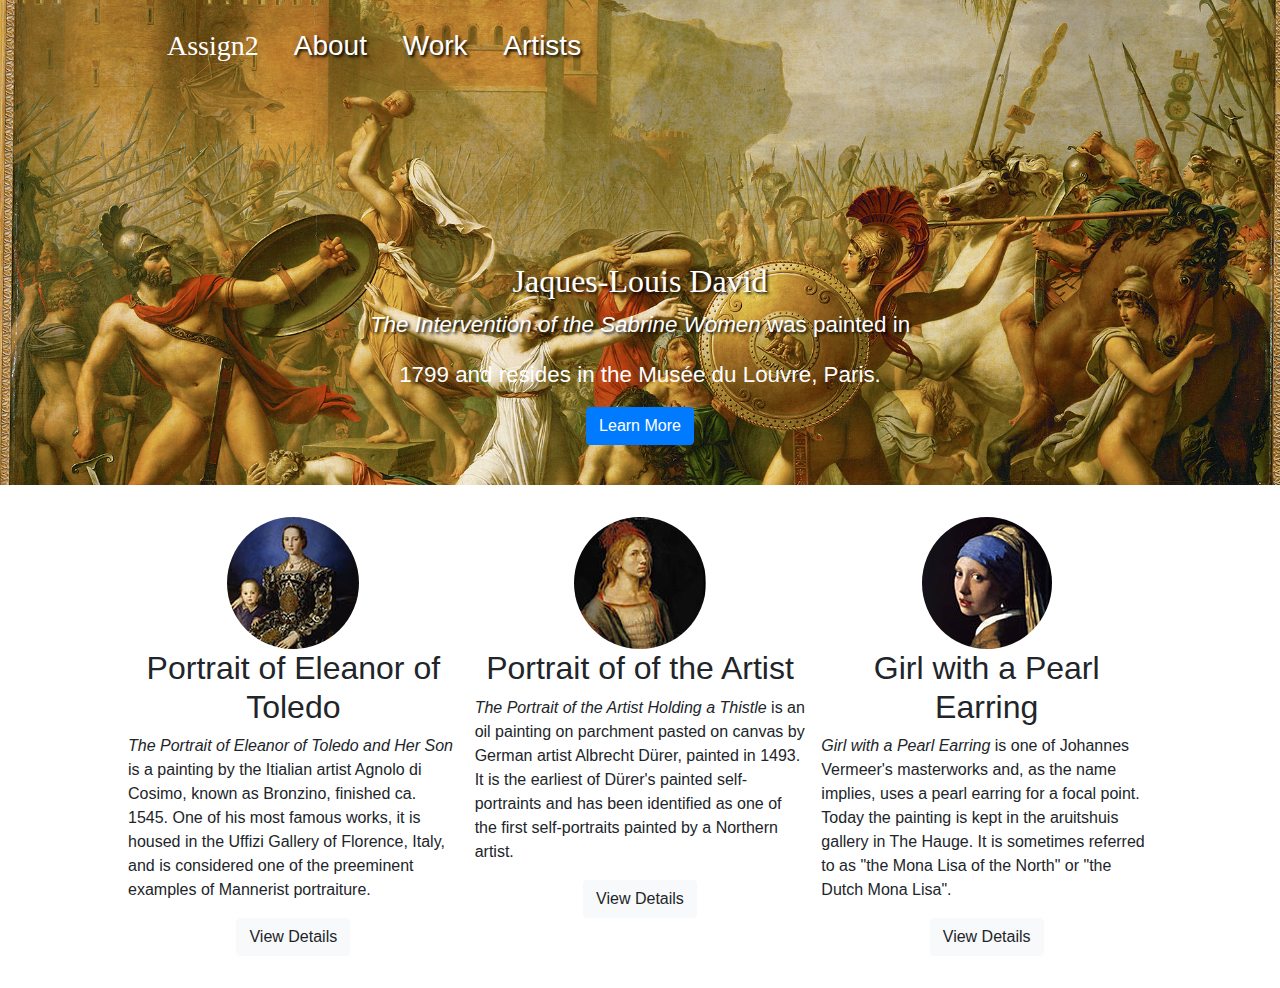
<file: start/index.html>
<!DOCTYPE html>
<html>

<head>
    <title>Art Sales</title>
    <link rel="stylesheet" href="styles.css">
    <link rel="stylesheet" href="bootstrap-4.1.3-dist/css/bootstrap.min.css">
</head>

<body>

    <div id="home-container">
        <div class="r1">
            <div class="r1-inner">
                <nav class="home-main-nav">
                    <ul>
                        <li class="cursive">
                            <a href="#">Assign2</a>
                        </li>
                        <li class="drop-shadow">
                            <a href="about/about.html">About</a>
                        </li>
                        <li class="drop-shadow">
                            <a href="art-works/art-works.html">Work</a>
                        </li>
                        <li class="drop-shadow">
                            <a href="artists/artists.html">Artists</a>
                        </li>
                    </ul>
                </nav>
                <div class="gallery-description">
                    <h2 class="cursive drop-shadow">Jaques-Louis David</h2>
                    <p class="drop-shadow"><i>The Intervention of the Sabrine Women</i> was painted in</p>
                    <p>1799 and resides in the Musée du Louvre, Paris.</p>
                    <button class="btn btn-primary">Learn More</button>
                </div>
            </div>
        </div>
        <div class="r2">
            <div>
                <img class="circle" src="img/thumbs/120010.jpg" alt="lady">
                <h2>Portrait of Eleanor of Toledo</h2>
                <p class="left-align"><i>The Portrait of Eleanor of Toledo and Her Son</i> is a painting by the Itialian
                    artist Agnolo di Cosimo, known as Bronzino, finished ca. 1545. One of his most famous works, it is
                    housed in the Uffizi Gallery of Florence, Italy, and is considered one of the preeminent examples of
                    Mannerist portraiture.</p>
                <button class="btn btn-light">View Details</button>
            </div>
            <div>
                <img class="circle" src="img/thumbs/116010.jpg" alt="lady">
                <h2>Portrait of of the Artist</h2>
                <p class="left-align"><i>The Portrait of the Artist Holding a Thistle</i> is an oil painting on parchment pasted on canvas by German artist Albrecht Dürer, painted in 1493. It is the earliest of Dürer's painted self-portraints and has been identified as one of the first self-portraits painted by a Northern artist.</p>
                <button class="btn btn-light">View Details</button>
            </div>
            <div>
                <img class="circle" src="img/thumbs/106020.jpg" alt="lady">
                <h2>Girl with a Pearl Earring</h2>
                <p class="left-align"><i>Girl with a Pearl Earring</i> is one of Johannes Vermeer's masterworks and, as the name implies, uses a pearl earring for a focal point. Today the painting is kept in the aruitshuis gallery in The Hauge. It is sometimes referred to as "the Mona Lisa of the North" or "the Dutch Mona Lisa".</p>
                <button class="btn btn-light">View Details</button>
            </div>
        </div>
    </div>
    </div>

    <!-- external scripts -->
    <script type="text/javascript" src="js/jquery-3.4.1.min.js"></script>
    <script type="text/javascript" src="bootstrap-4.1.3-dist/js/bootstrap.min.js"></script>
</body>

</html>
</file>
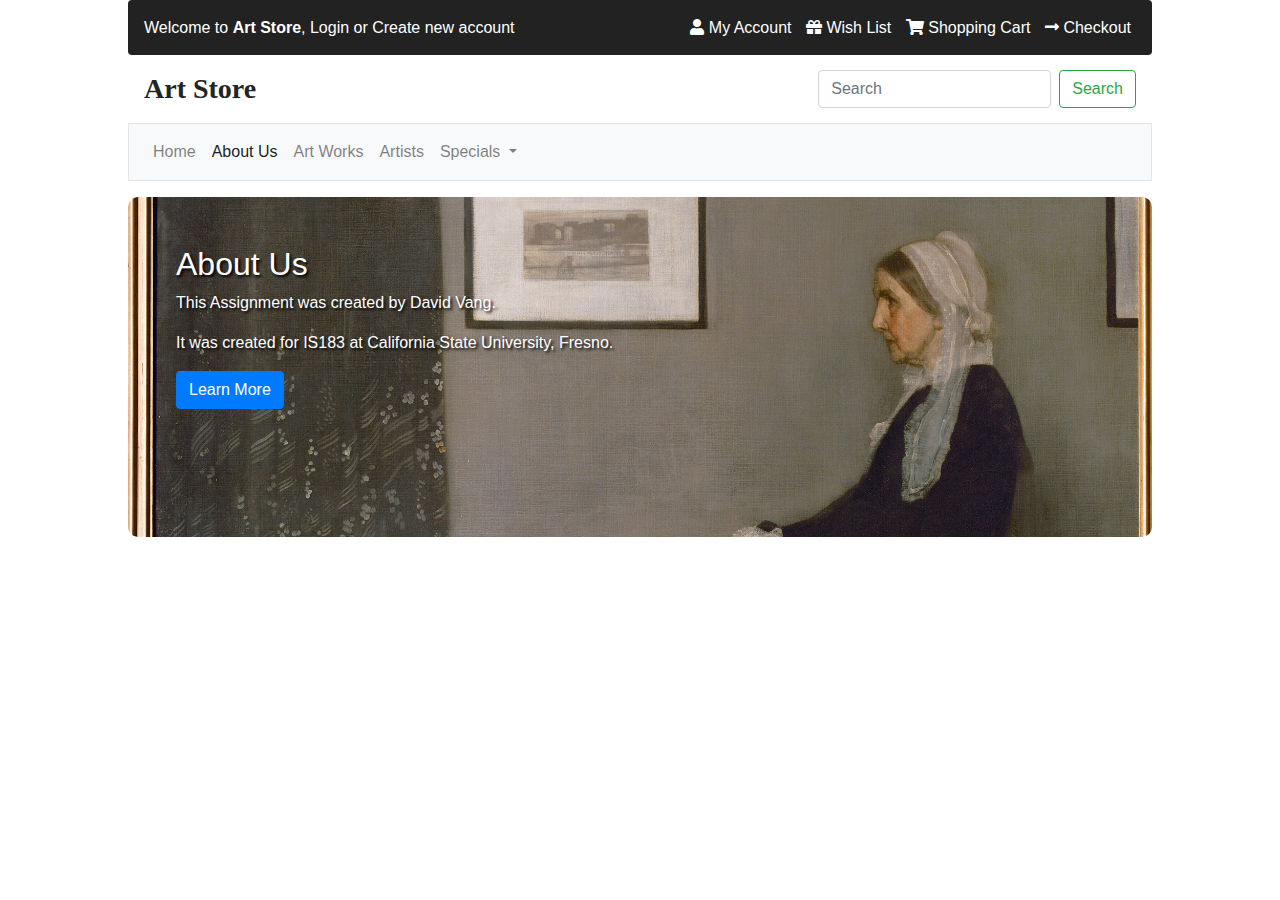
<file: start/about/about.html>
<!DOCTYPE html>
<html>

<head>
    <title>Art Sales - About</title>
    <link rel="stylesheet" href="../bootstrap-4.1.3-dist/css/bootstrap.min.css">
    <link rel="stylesheet" href="../fontawesome-free-5.12.1-web/css/all.min.css">
    <link rel="stylesheet" href="../styles.css">
    <link rel="stylesheet" href="about.css">
</head>

<body>
    <div id="about-container">
        <div id="about-container-inner">
            <!-- <i class="fas fa-camera"></i> -->
            <div class="nav-container">
                <nav class="top-nav">
                    <span class="welcome-txt">Welcome to <b>Art Store</b>, Login or Create new account</span>
                    <ul class="top-nav-item">
                        <li>
                            <a href="#"><i class="fas fa-user"></i> My Account</a>
                        </li>
                        <li>
                            <a href="#">
                                <i class="fas fa-gift"></i> Wish List
                            </a>
                        </li>
                        <li>
                            <a href="#"><i class="fas fa-shopping-cart"></i> Shopping Cart</a>
                        </li>
                        <li>
                            <a href="#"><i class="fas fa-long-arrow-alt-right"></i> Checkout</a>
                        </li>
                    </ul>
                </nav>
                <div class="search-container">
                    <nav class="navbar navbar-light bg-light white">
                        <a class="navbar-brand cursive logo-txt">Art Store</a>
                        <form class="form-inline">
                            <input class="form-control mr-sm-2" type="search" placeholder="Search" aria-label="Search">
                            <button class="btn btn-outline-success my-2 my-sm-0" type="submit">Search</button>
                        </form>
                    </nav>
                </div>
                <nav class="main-nav">
                    <nav class="navbar navbar-expand-lg navbar-light bg-light">
                        <button class="navbar-toggler" type="button" data-toggle="collapse"
                            data-target="#navbarNavDropdown" aria-controls="navbarNavDropdown" aria-expanded="false"
                            aria-label="Toggle navigation">
                            <span class="navbar-toggler-icon"></span>
                        </button>
                        <div class="collapse navbar-collapse" id="navbarNavDropdown">
                            <ul class="navbar-nav">
                                <li class="nav-item">
                                    <a class="nav-link" href="../index.html">Home</a>
                                </li>
                                <li class="nav-item active">
                                    <a class="nav-link" href="about.html">About Us<span class="sr-only">(current)</span></a>
                                </li>
                                <li class="nav-item">
                                    <a class="nav-link" href="../art-works/art-works.html">Art Works</a>
                                </li>
                                <li class="nav-item">
                                    <a class="nav-link" href="../artists/artists.html">Artists</a>
                                </li>
                                <li class="nav-item dropdown">
                                    <a class="nav-link dropdown-toggle" href="#" id="navbarDropdownMenuLink"
                                        role="button" data-toggle="dropdown" aria-haspopup="true" aria-expanded="false">
                                        Specials
                                    </a>
                                    <div class="dropdown-menu" aria-labelledby="navbarDropdownMenuLink">
                                        <a class="dropdown-item" href="#">Specials</a>
                                        <a class="dropdown-item" href="#">Deals</a>
                                        <a class="dropdown-item" href="#">Cheap Deals</a>
                                    </div>
                                </li>
                            </ul>
                        </div>
                    </nav>
                </nav>
            </div>
            <div class="about-content">
                <div class="banner">
                    <h2 class="drop-shadow">About Us</h2>
                    <p class="drop-shadow">This Assignment was created by David Vang.</p class="drop-shadow">
                    <p class="drop-shadow">It was created for IS183 at California State University, Fresno.</p class="drop-shadow">
                    <button class="btn btn-primary">Learn More</button>
                </div>

            </div>
        </div>
    </div>


    <!-- external scripts -->
    <script type="text/javascript" src="../js/jquery-3.4.1.min.js"></script>
    <script type="text/javascript" src="../bootstrap-4.1.3-dist/js/bootstrap.min.js"></script>
</body>

</html>
</file>
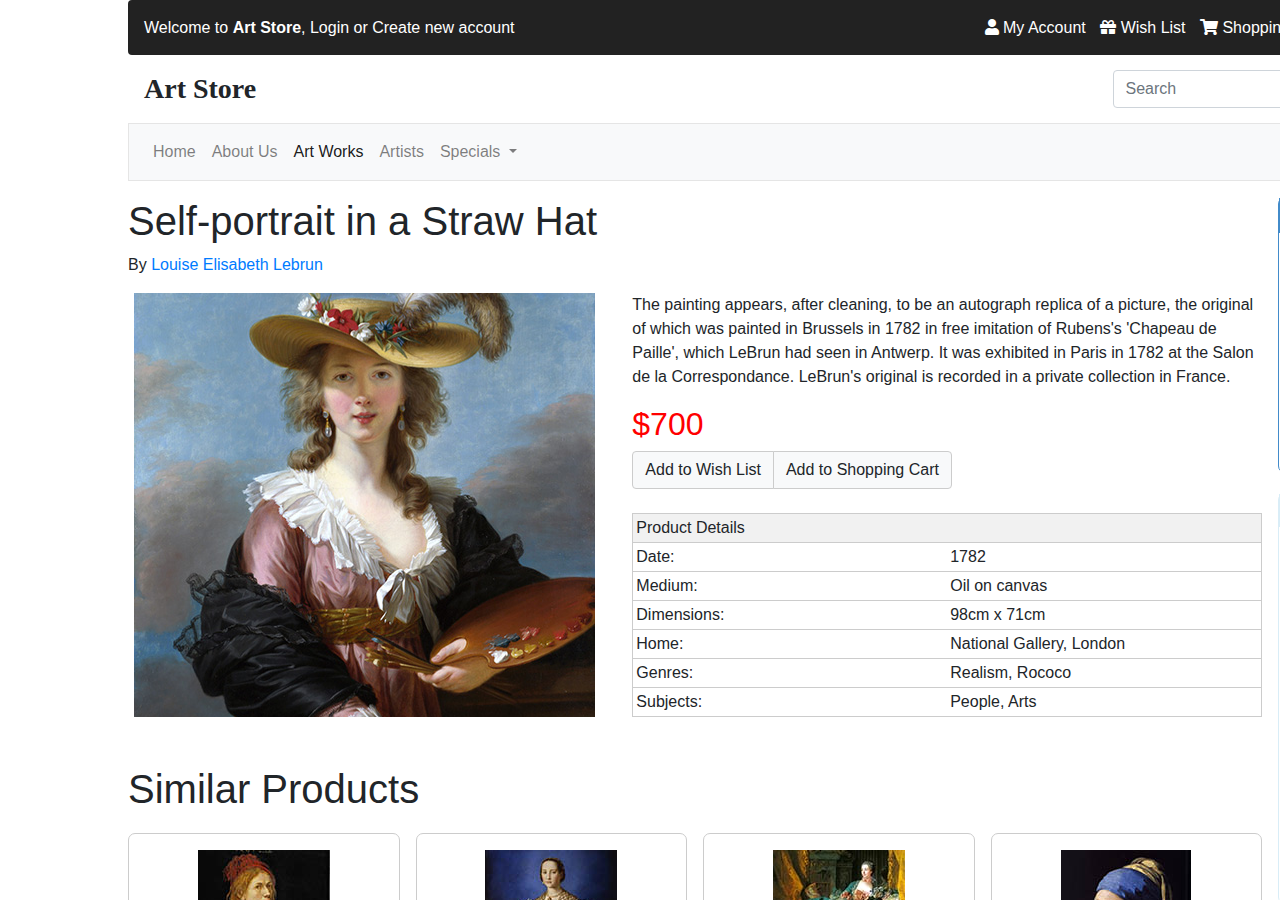
<file: start/art-works/art-works.html>
<!DOCTYPE html>
<html>

<head>
    <title>Art Sales - About</title>
    <link rel="stylesheet" href="../bootstrap-4.1.3-dist/css/bootstrap.min.css">
    <link rel="stylesheet" href="../fontawesome-free-5.12.1-web/css/all.min.css">
    <link rel="stylesheet" href="../styles.css">
    <link rel="stylesheet" href="art-works.css">
</head>

<body>
    <div id="about-container">
        <div id="about-container-inner">
            <!-- <i class="fas fa-camera"></i> -->
            <div class="nav-container">
                <nav class="top-nav">
                    <span class="welcome-txt">Welcome to <b>Art Store</b>, Login or Create new account</span>
                    <ul class="top-nav-item">
                        <li>
                            <a href="#"><i class="fas fa-user"></i> My Account</a>
                        </li>
                        <li>
                            <a href="#">
                                <i class="fas fa-gift"></i> Wish List
                            </a>
                        </li>
                        <li>
                            <a href="#"><i class="fas fa-shopping-cart"></i> Shopping Cart</a>
                        </li>
                        <li>
                            <a href="#"><i class="fas fa-long-arrow-alt-right"></i> Checkout</a>
                        </li>
                    </ul>
                </nav>
                <div class="search-container">
                    <nav class="navbar navbar-light bg-light white">
                        <a class="navbar-brand cursive logo-txt">Art Store</a>
                        <form class="form-inline">
                            <input class="form-control mr-sm-2" type="search" placeholder="Search" aria-label="Search">
                            <button class="btn btn-outline-success my-2 my-sm-0" type="submit">Search</button>
                        </form>
                    </nav>
                </div>
                <nav class="main-nav">
                    <nav class="navbar navbar-expand-lg navbar-light bg-light">
                        <button class="navbar-toggler" type="button" data-toggle="collapse"
                            data-target="#navbarNavDropdown" aria-controls="navbarNavDropdown" aria-expanded="false"
                            aria-label="Toggle navigation">
                            <span class="navbar-toggler-icon"></span>
                        </button>
                        <div class="collapse navbar-collapse" id="navbarNavDropdown">
                            <ul class="navbar-nav">
                                <li class="nav-item">
                                    <a class="nav-link" href="../index.html">Home</a>
                                </li>
                                <li class="nav-item">
                                    <a class="nav-link" href="../about/about.html">About Us<span
                                            class="sr-only">(current)</span></a>
                                </li>
                                <li class="nav-item active">
                                    <a class="nav-link" href="art-works.html">Art Works</a>
                                </li>
                                <li class="nav-item">
                                    <a class="nav-link" href="../artists/artists.html">Artists</a>
                                </li>
                                <li class="nav-item dropdown">
                                    <a class="nav-link dropdown-toggle" href="#" id="navbarDropdownMenuLink"
                                        role="button" data-toggle="dropdown" aria-haspopup="true" aria-expanded="false">
                                        Specials
                                    </a>
                                    <div class="dropdown-menu" aria-labelledby="navbarDropdownMenuLink">
                                        <a class="dropdown-item" href="#">Specials</a>
                                        <a class="dropdown-item" href="#">Deals</a>
                                        <a class="dropdown-item" href="#">Cheap Deals</a>
                                    </div>
                                </li>
                            </ul>
                        </div>
                    </nav>
                </nav>
            </div>
            <div class="art-content">
                <div class="art-c1">
                    <h1>Self-portrait in a Straw Hat
                    </h1>
                    <p>By <a href="#">Louise Elisabeth Lebrun</a></p>
                    <div class="art-c1-content">
                        <div class="left"></div>
                        <div class="right">
                            <p>The painting appears, after cleaning, to be an autograph replica of a picture, the
                                original of which
                                was painted in Brussels in 1782 in free imitation of Rubens's 'Chapeau de Paille', which
                                LeBrun had seen
                                in Antwerp. It was exhibited in Paris in 1782 at the Salon de la Correspondance.
                                LeBrun's original is
                                recorded in a private collection in France.</p>
                            <h2 class="red-text">$700</h2>
                            <div class="btn-group full-width">
                                <button class="btn btn-light btn-bordered">Add to Wish List</button>
                                <button class="btn btn-light btn-bordered">Add to Shopping Cart</button>
                            </div>
                            <br>
                            <br>
                            <table class="product-table">
                                <thead>
                                    <tr>
                                        <td colspan="2">Product Details</td>
                                    </tr>
                                </thead>
                                <tbody>
                                    <tr>
                                        <td>Date:</td>
                                        <td>1782</td>
                                    </tr>
                                    <tr>
                                        <td>Medium:</td>
                                        <td>Oil on canvas</td>
                                    </tr>
                                    <tr>
                                        <td>Dimensions:</td>
                                        <td>98cm x 71cm</td>
                                    </tr>
                                    <tr>
                                        <td>Home:</td>
                                        <td>National Gallery, London</td>
                                    </tr>
                                    <tr>
                                        <td>Genres:</td>
                                        <td>Realism, Rococo</td>
                                    </tr>
                                    <tr>
                                        <td>Subjects:</td>
                                        <td>People, Arts</td>
                                    </tr>
                                </tbody>
                                <tfoot></tfoot>
                            </table>
                        </div>

                    </div>
                    <br><br>
                    <h1>Similar Products</h1>
                    <div class="similar-products">
                        <div class="bordered">
                            <img src="../img/thumbs/116010.jpg" alt="img1">
                            <p class="small-text">Artist Holding a Thistle</p>
                            <div class="btn-group">
                                <button class="btn btn-primary btn-bordered"><i class="fas fa-camera"></i> View</button>
                                <button class="btn btn-success btn-bordered"><i class="fas fa-camera"></i> Wish</button>
                                <button class="btn btn-info btn-bordered"><i class="fas fa-camera"></i> Cart</button>
                            </div>
                        </div>
                        <div class="bordered">
                            <img src="../img/thumbs/120010.jpg" alt="img1">
                            <p class="small-text">Artist Holding a Thistle</p>
                            <div class="btn-group">
                                <button class="btn btn-primary btn-bordered"><i class="fas fa-camera"></i> View</button>
                                <button class="btn btn-success btn-bordered"><i class="fas fa-camera"></i> Wish</button>
                                <button class="btn btn-info btn-bordered"><i class="fas fa-camera"></i> Cart</button>
                            </div>
                        </div>
                        <div class="bordered">
                            <img src="../img/thumbs/107010.jpg" alt="img1">
                            <p class="small-text">Artist Holding a Thistle</p>
                            <div class="btn-group">
                                <button class="btn btn-primary btn-bordered"><i class="fas fa-camera"></i> View</button>
                                <button class="btn btn-success btn-bordered"><i class="fas fa-camera"></i> Wish</button>
                                <button class="btn btn-info btn-bordered"><i class="fas fa-camera"></i> Cart</button>
                            </div>
                        </div>
                        <div class="bordered">
                            <img src="../img/thumbs/106020.jpg" alt="img1">
                            <p class="small-text">Artist Holding a Thistle</p>
                            <div class="btn-group">
                                <button class="btn btn-primary btn-bordered"><i class="fas fa-camera"></i> View</button>
                                <button class="btn btn-success btn-bordered"><i class="fas fa-camera"></i> Wish</button>
                                <button class="btn btn-info btn-bordered"><i class="fas fa-camera"></i> Cart</button>
                            </div>
                        </div>
                    </div>

                </div>
                <div class="art-c2">
                    <div class="left-sidebar-block light-blue">
                        <h3 class="block-header light-blue">Cart</h3>
                        <ul class="sidebar-list">
                            <li>
                                <img class="pull-left" src="../img/tiny/116010.jpg" alt="sm1">
                                <a class="tiny-txt align-text-left" href="#">Artist Holding a Thistle</a>
                            </li>
                            <li>
                                <img class="pull-left" src="../img/tiny/113010.jpg" alt="sm1">
                                <a class="tiny-txt align-text-left" href="#">Self-portrait in a Straw Hat</a>
                            </li>
                        </ul>
                        <div class="btn-below">
                            <p>Subtotal: $1200</p>
                            <div class="btn-group full-width">
                                <button class="btn btn-info">Edit</button>
                                <button class="btn btn-info">Checkout</button>
                            </div>
                        </div>
                    </div>

                    <div class="left-sidebar-block accent-blue">
                        <h3 class="block-header-accent accent-background">Popular Artists</h3>
                        <ul class="sidebar-list">
                            <li><a href="#">Caravaggio</a></li>
                            <li><a href="#">Cezanne</a></li>
                            <li><a href="#">Matisse</a></li>
                            <li><a href="#">Michelangelo</a></li>
                            <li><a href="#">Picasso</a></li>
                            <li><a href="#">Raphael</a></li>
                            <li><a href="#">Van Gogh</a></li>
                        </ul>
                    </div>
                    <div class="left-sidebar-block accent-blue">
                        <h3 class="block-header-accent accent-background">Popular Genres</h3>
                        <ul class="sidebar-list">
                            <li><a href="#">Baroque</a></li>
                            <li><a href="#">Cubism</a></li>
                            <li><a href="#">Impressionism</a></li>
                            <li><a href="#">Renaissance</a></li>
                        </ul>
                    </div>

                </div>
            </div>
            <div class="top-footer">
                <div class="footer-inner">
                    <div>
                        <h3 class="medium-txt"><i class="fas fa-info-circle"></i> About Us</h3>
                        <p>Lorem Ipsum is simply dummy text of the printing and typesetting industry. Lorem Ipsum has
                            been
                            the industry's standard dummy text ever since the 1500s.</p>
                    </div>
                    <div>
                        <h3 class="medium-txt"><i class="fas fa-phone-alt"></i> Customer Service</h3>
                        <ul class="footer-list">
                            <li><a class="footer-link" href="#">Delivery Information</a></li>
                            <li><a class="footer-link" href="#">Privacy Policy</a></li>
                            <li><a class="footer-link" href="#">Shipping</a></li>
                            <li><a class="footer-link" href="#">Terms and Conditions</a></li>
                        </ul>
                    </div>
                    <div>
                        <h3 class="medium-txt"><i class="fas fa-shopping-cart"></i> Just Ordered</h3>
                        <ul class="footer-list">
                            <li>
                                <img src="../img/tiny/13030.jpg" alt="img1"></img>
                                <div>
                                    <a href="#">Arrangement in Grey and Black</a><br>
                                    <span>5 minutes ago</span>
                                </div>
                            </li>
                            <li><img src="../img/tiny/116010.jpg" alt="img1"></img>
                                <div>
                                    <a href="#">Artist Holding a Thistle</a><br>
                                    <span>11 minutes ago</span>
                                </div>
                            </li>
                            <li><img src="../img/tiny/13030.jpg" alt="img1"></img>
                                <div>
                                    <a href="#">Self-portrait in a Straw Hat</a><br>
                                    <span>23 minutes ago</span>
                                </div>
                            </li>
                        </ul>
                    </div>
                    <div>
                        <h3 class="medium-txt"><i class="fas fa-envelope"></i> Contact Us</h3>
                        <div class="form-group">
                            <input class="form-control form-control-lg" type="text" placeholder="Enter name ...">
                        </div>
                        <div class="form-group">
                            <input class="form-control form-control-lg" type="text" placeholder="Enter email ...">
                        </div>
                        <div class="form-group">
                            <textarea class="form-control is-invalid" id="validationTextarea"
                                placeholder="Enter message" required></textarea>
                        </div>

                        <button class="btn btn-primary full-width">Submit</button>
                    </div>
                </div>

            </div>
            <footer class="bottom-footer">

            </footer>
        </div>


        <!-- external scripts -->
        <script type="text/javascript" src="../js/jquery-3.4.1.min.js"></script>
        <script type="text/javascript" src="../bootstrap-4.1.3-dist/js/bootstrap.min.js"></script>
</body>

</html>
</file>
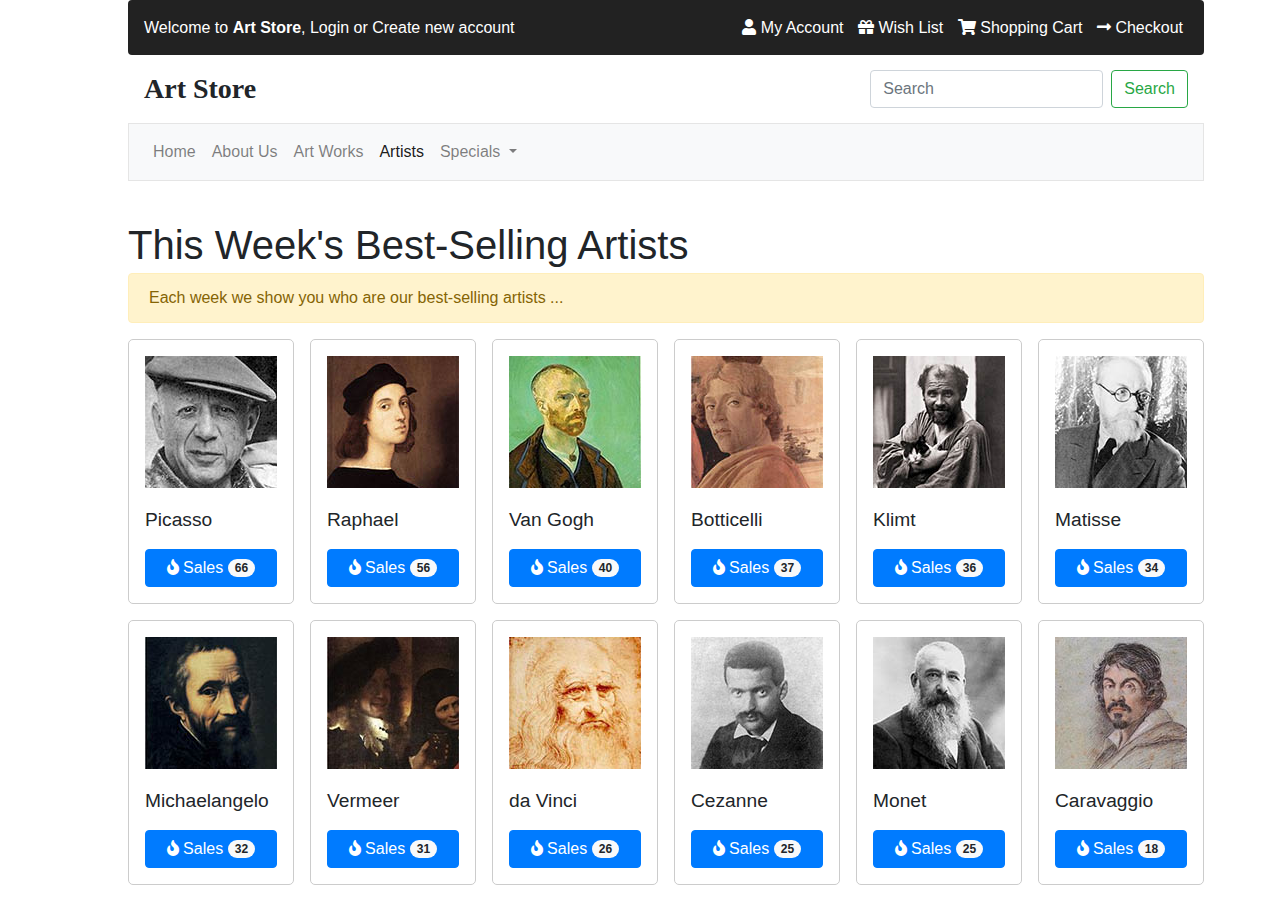
<file: start/artists/artists.html>
<!DOCTYPE html>
<html>

<head>
    <title>Art Sales - Artists</title>
    <link rel="stylesheet" href="../bootstrap-4.1.3-dist/css/bootstrap.min.css">
    <link rel="stylesheet" href="../fontawesome-free-5.12.1-web/css/all.min.css">
    <link rel="stylesheet" href="../styles.css">
    <link rel="stylesheet" href="artists.css">
</head>

<body>
    <div id="about-container">
        <div id="about-container-inner">
            <!-- <i class="fas fa-camera"></i> -->
            <div class="nav-container">
                <nav class="top-nav">
                    <span class="welcome-txt">Welcome to <b>Art Store</b>, Login or Create new account</span>
                    <ul class="top-nav-item">
                        <li>
                            <a href="#"><i class="fas fa-user"></i> My Account</a>
                        </li>
                        <li>
                            <a href="#">
                                <i class="fas fa-gift"></i> Wish List
                            </a>
                        </li>
                        <li>
                            <a href="#"><i class="fas fa-shopping-cart"></i> Shopping Cart</a>
                        </li>
                        <li>
                            <a href="#"><i class="fas fa-long-arrow-alt-right"></i> Checkout</a>
                        </li>
                    </ul>
                </nav>
                <div class="search-container">
                    <nav class="navbar navbar-light bg-light white">
                        <a class="navbar-brand cursive logo-txt">Art Store</a>
                        <form class="form-inline">
                            <input class="form-control mr-sm-2" type="search" placeholder="Search" aria-label="Search">
                            <button class="btn btn-outline-success my-2 my-sm-0" type="submit">Search</button>
                        </form>
                    </nav>
                </div>
                <nav class="main-nav">
                    <nav class="navbar navbar-expand-lg navbar-light bg-light">
                        <button class="navbar-toggler" type="button" data-toggle="collapse"
                            data-target="#navbarNavDropdown" aria-controls="navbarNavDropdown" aria-expanded="false"
                            aria-label="Toggle navigation">
                            <span class="navbar-toggler-icon"></span>
                        </button>
                        <div class="collapse navbar-collapse" id="navbarNavDropdown">
                            <ul class="navbar-nav">
                                <li class="nav-item">
                                    <a class="nav-link" href="../index.html">Home</a>
                                </li>
                                <li class="nav-item">
                                    <a class="nav-link" href="../about/about.html">About Us</a>
                                </li>
                                <li class="nav-item">
                                    <a class="nav-link" href="../art-works.html">Art Works</a>
                                </li>
                                <li class="nav-item active">
                                    <a class="nav-link" href="artists/artists.html">Artists<span
                                            class="sr-only">(current)</span></a>
                                </li>
                                <li class="nav-item dropdown">
                                    <a class="nav-link dropdown-toggle" href="#" id="navbarDropdownMenuLink"
                                        role="button" data-toggle="dropdown" aria-haspopup="true" aria-expanded="false">
                                        Specials
                                    </a>
                                    <div class="dropdown-menu" aria-labelledby="navbarDropdownMenuLink">
                                        <a class="dropdown-item" href="#">Specials</a>
                                        <a class="dropdown-item" href="#">Deals</a>
                                        <a class="dropdown-item" href="#">Cheap Deals</a>
                                    </div>
                                </li>
                            </ul>
                        </div>
                    </nav>
                </nav>
            </div>
            <div class="art-content">
                <div class="art-c1">
                    <h1 class="mt-4 mb-1">This Week's Best-Selling Artists
                    </h1>
                    <div class="alert alert-warning">
                        <span>Each week we show you who are our best-selling artists ...</span>
                    </div>
                    <div class="art-container-grid">
                        <div class="artist-card">
                            <img src="../img/artists/1.jpg" alt="artist1">
                            <h2 class="small">Picasso</h2>
                            <button class="btn btn-primary full-width">
                                <i class="fas fa-fire"></i> Sales <span
                                    class="badge badge-pill badge-light">66</span></button>
                        </div>
                        <div class="artist-card">
                            <img src="../img/artists/99.jpg" alt="artist2">
                            <h2 class="small">Raphael</h2>
                            <button class="btn btn-primary full-width">
                                <i class="fas fa-fire"></i> Sales <span
                                    class="badge badge-pill badge-light">56</span></button>
                        </div>
                        <div class="artist-card">
                            <img src="../img/artists/19.jpg" alt="artist3">
                            <h2 class="small">Van Gogh</h2>
                            <button class="btn btn-primary full-width">
                                <i class="fas fa-fire"></i> Sales <span
                                    class="badge badge-pill badge-light">40</span></button>
                        </div>
                        <div class="artist-card">
                            <img src="../img/artists/95.jpg" alt="artist4">
                            <h2 class="small">Botticelli</h2>
                            <button class="btn btn-primary full-width">
                                <i class="fas fa-fire"></i> Sales <span
                                    class="badge badge-pill badge-light">37</span></button>
                        </div>
                        <div class="artist-card">
                            <img src="../img/artists/29.jpg" alt="artist5">
                            <h2 class="small">Klimt</h2>
                            <button class="btn btn-primary full-width">
                                <i class="fas fa-fire"></i> Sales <span
                                    class="badge badge-pill badge-light">36</span></button>
                        </div>
                        <div class="artist-card">
                            <img src="../img/artists/2.jpg" alt="artist6">
                            <h2 class="small">Matisse</h2>
                            <button class="btn btn-primary full-width">
                                <i class="fas fa-fire"></i> Sales <span
                                    class="badge badge-pill badge-light">34</span></button>
                        </div>
                        <div class="artist-card">
                            <img src="../img/artists/98.jpg" alt="artist7">
                            <h2 class="small">Michaelangelo</h2>
                            <button class="btn btn-primary full-width">
                                <i class="fas fa-fire"></i> Sales <span
                                    class="badge badge-pill badge-light">32</span></button>
                        </div>
                        <div class="artist-card">
                            <img src="../img/artists/106.jpg" alt="artist8">
                            <h2 class="small">Vermeer</h2>
                            <button class="btn btn-primary full-width">
                                <i class="fas fa-fire"></i> Sales <span
                                    class="badge badge-pill badge-light">31</span></button>
                        </div>
                        <div class="artist-card">
                            <img src="../img/artists/97.jpg" alt="artist9">
                            <h2 class="small">da Vinci</h2>
                            <button class="btn btn-primary full-width">
                                <i class="fas fa-fire"></i> Sales <span
                                    class="badge badge-pill badge-light">26</span></button>
                        </div>
                        <div class="artist-card">
                            <img src="../img/artists/21.jpg" alt="artist10">
                            <h2 class="small">Cezanne</h2>
                            <button class="btn btn-primary full-width">
                                <i class="fas fa-fire"></i> Sales <span
                                    class="badge badge-pill badge-light">25</span></button>
                        </div>
                        <div class="artist-card">
                            <img src="../img/artists/17.jpg" alt="artist11">
                            <h2 class="small">Monet</h2>
                            <button class="btn btn-primary full-width">
                                <i class="fas fa-fire"></i> Sales <span
                                    class="badge badge-pill badge-light">25</span></button>
                        </div>
                        <div class="artist-card">
                            <img src="../img/artists/101.jpg" alt="artist12">
                            <h2 class="small">Caravaggio</h2>
                            <button class="btn btn-primary full-width">
                                <i class="fas fa-fire"></i> Sales <span
                                    class="badge badge-pill badge-light">18</span></button>
                        </div>

                    </div>
                    <h1 class="mt-5">Artists by Genre</h1>
                    <div class="progress">
                        <div class="progress-bar" role="progressbar" style="width: 10%" aria-valuenow="10"
                            aria-valuemin="0" aria-valuemax="100">Gothic</div>
                        <div class="progress-bar bg-success" role="progressbar" style="width: 25%" aria-valuenow="25"
                            aria-valuemin="0" aria-valuemax="100">Renaissance</div>
                        <div class="progress-bar bg-warning" role="progressbar" style="width: 15%" aria-valuenow="15"
                            aria-valuemin="0" aria-valuemax="100">Baroque</div>
                        <div class="progress-bar bg-danger" role="progressbar" style="width: 20%" aria-valuenow="20"
                            aria-valuemin="0" aria-valuemax="100">Pre-Modern</div>
                        <div class="progress-bar" role="progressbar" style="width: 30%" aria-valuenow="30"
                            aria-valuemin="0" aria-valuemax="100">Modern</div>
                    </div>
                </div>

            </div>

        </div>


        <!-- external scripts -->
        <script type="text/javascript" src="../js/jquery-3.4.1.min.js"></script>
        <script type="text/javascript" src="../bootstrap-4.1.3-dist/js/bootstrap.min.js"></script>
</body>

</html>
</file>
<file: start/styles.css>
* {
    margin:0px;
    padding:0px;
}

html, body {
    height: 100vh;
    width: 100vw;
}

/* ome page css */

.cursive {
    font-family: 'Cookie', cursive;
}

.circle {
    border-radius: 50%;
}
.drop-shadow {
    text-shadow: 2px 2px 3px #000;
}

#home-container {
    height: 100%;
    display: grid;
    grid-template-rows: 1fr 1fr;
}


.r1 {
    background-color: black;
    background-image: url('img/david.jpg');
    background-repeat: no-repeat;
    object-fit: contain;
    background-size: cover;
    background-position: 50%;
}

.r1-inner, .r2-inner {
    width: 80%;
    height: 100%;
    margin: 0px auto;
}

.home-main-nav {
    padding: 25px;
}
.home-main-nav > ul {
    list-style-type: none;
}

.home-main-nav  ul > li {
    display: inline;
    font-size: 1.75em;

}
.home-main-nav  ul > li > a {
    color: #fff;
    text-decoration: none;
    padding: 15px .5em;


}

.home-main-nav > ul > li:first-child { 
    font-size: 1.75em;
}

.home-main-nav > ul > li:first-child a:hover {
    background-color: transparent;
    color:#428bca;
}
.home-main-nav  ul > li > a:hover {
    background-color: white;
    color: red;
}
.gallery-description {
    text-align: center;
    color: white;
    padding-top: 15%;
    font-size: 1.4em;
    padding-bottom: 40px
}

.r2 {
    display: grid;
    grid-template-columns: 1fr 1fr 1fr;
    justify-items: center;
    width: 80%;
    margin: 0px auto;
    height: 100%;
    padding: 2em 0em;
    grid-column-gap: 1em;
}

.r2 > div {
    text-align: center;
}

.left-align {
    text-align: left;
}

.full-width {
    width: 100%;
  }
/* end homepage css */
</file>
<file: start/about/about.css>
#about-container {
    height: 100%;
    overflow: auto;
  }
  
  #about-container-inner {
    display: grid;
    grid-template-rows: auto 1fr;
    grid-row-gap: 1em;
    width: 80%;
    margin: 0px auto;
  }
  
  .top-nav {
    display: grid;
    grid-template-columns: 1fr auto;
    background-color: #222;
    border-color: #080808;
    height: 55px;
    border-radius: 4px;
    padding: 1em;
  }
  
  .main-nav {
    border: 1px solid #e5e5e5;
  }
  
  .welcome-txt {
    color: #FFF;
  }
  
  .top-nav-item {
    list-style-type: none;
  }
  
  .top-nav-item li {
    display: inline;
  }
  
  .top-nav-item li a {
    color: #FFF;
    padding: 5px;
  }
  
  .logo-txt {
    font-size: 1.75em !important;
    font-weight: bold;
  }
  
  .white {
    background-color: #FFF !important;
  }
  
  .banner {
    height: 340px;
    border-radius: 10px;
    background-image: url('../img/whistler.jpg');
    background-repeat: no-repeat;
    background-size: cover;
    background-position: 50% 14%;
    color: #FFF;
    padding: 3em;
  }
  
  .art-content {
    display: grid;
    grid-template-columns: 3fr 1fr;
    grid-column-gap: 1em;
  }
  
  .art-c1-content {
    display: grid;
    grid-template-columns: 3fr 4fr;
    grid-column-gap: 2em;
  }
  
  .left {
    background-image: url('../img/113010.jpg');
    background-repeat: no-repeat;
    background-position: center;
    max-height: 600px;
  }
  
  .red-text {
    color: red;
  }
  
  .btn-bordered {
    border: 1px solid #CCC;
  }
  
  .product-table {
    width: 100%;
    table-layout: fixed;
    border: 1px solid #CCC;
  }
  
  .product-table thead tr {
    background-color: #f1f1f1;
  }
  
  .product-table td {
    border-bottom: 1px solid #CCC;
    padding: 2px 3px;
  }
  
  .similar-products {
    display: grid;
    grid-template-columns: repeat(4, 1fr);
    justify-items: center;
    /* height: 300px; */
    text-align: center;
    grid-column-gap: 1em;
    margin: 20px 0px;
  }
  
  .small-text {
    font-size: .95em;
  }
  
  .bordered {
    border: 1px solid #CCC;
    border-radius: 7px;
    padding: 1em;
  }
  
  /* sidebar begin */
  
  .left-sidebar-block {
    border-radius: 7px;
    border: 1px solid #428bca;
    min-height: 250px;
    margin-bottom: 20px;
  }
  
  .light-blue {
    border: 1px solid #428bca;
  }
  .accent-blue {
    border: 1px solid #d9edf7;
  }
  .accent-background {
    background-color:  #d9edf7;
  }
  h3.block-header {
    background-color: #428bca;
    color: #FFF;
    padding:7px;
    font-size: 1em;
  }
  h3.block-header-accent {
    background-color: #d9edf7;
    color: #31708f;
    padding:7px;
    font-size: 1em;
  }
  .sidebar-list {
    list-style-type: none;
    text-align: center;
    padding: .5em;
  }
  .sidebar-list > li {
    overflow: auto;
    margin-bottom: 10px;
  }
  .btn-below {
    padding: 10px;
  }
  .sidebar-list > li > img {
    margin-right: 5px;
    width: 33px;
  }
  .pull-left {
    float: left;
  }
  .align-text-left {
    text-align: left;
  }
  .tiny-txt {
    font-size: .7em;
  }
  .sidebar-list > li > a {
    padding: 7px 0px;
    display: block;
    text-decoration: none;
    transition-duration: 0.9s;
  }
  
  .sidebar-list > li > a:hover {
    background-color: #f1f1f1;
  }
  /* sidebar end */
  
  
  /* footer start */
  .top-footer {
    background-color: #E7E7E7;
  }
  
  .footer-inner {
    display: grid;
    grid-template-columns: repeat(4, 1fr);
    grid-column-gap: 1em;
    width: 80%;
    margin: 0px auto;
    height: 350px;
    padding: 10px 0px 0px;
  
  }
  
  .medium-txt {
    font-size: 1.25em;
    margin-bottom: 20px;
  }
  
  .footer-list {
    list-style-type: none;
  }
  .footer-list > li {
    margin-bottom: 15px;
    overflow: auto;
  }
  ul.footer-list>li>img {
    float: left;
    margin-right: 10px;
  }
  
  .footer-link {
    padding: 15px 0px;
    display: block;
  }
  .bottom-footer {
    background-color: #3A3A3A;
    color: #777;
  }
  .footer-bottom-inner {
    display: grid;
    grid-template-columns: 1fr auto;
    width: 80%;
    margin: 0px auto;
  }
  .footer-bottom-inner > span {
    padding: 15px 0px;
    display: block;
  }
  /* footer end */
</file>
<file: start/art-works/art-works.css>
#about-container {
  height: 100%;
  overflow: auto;
}

#about-container-inner {
  display: grid;
  grid-template-rows: auto 1fr;
  grid-row-gap: 1em;
  width: 80%;
  margin: 0px auto;
}

.top-nav {
  display: grid;
  grid-template-columns: 1fr auto;
  background-color: #222;
  border-color: #080808;
  height: 55px;
  border-radius: 4px;
  padding: 1em;
}

.main-nav {
  border: 1px solid #e5e5e5;
}

.welcome-txt {
  color: #FFF;
}

.top-nav-item {
  list-style-type: none;
}

.top-nav-item li {
  display: inline;
}

.top-nav-item li a {
  color: #FFF;
  padding: 5px;
}

.logo-txt {
  font-size: 1.75em !important;
  font-weight: bold;
}

.white {
  background-color: #FFF !important;
}

.banner {
  height: 340px;
  border-radius: 10px;
  background-image: url('../img/whistler.jpg');
  background-repeat: no-repeat;
  background-size: cover;
  background-position: 50% 14%;
  color: #FFF;
  padding: 3em;
}

.art-content {
  display: grid;
  grid-template-columns: 3fr 1fr;
  grid-column-gap: 1em;
}

.art-c1-content {
  display: grid;
  grid-template-columns: 3fr 4fr;
  grid-column-gap: 2em;
}

.left {
  background-image: url('../img/113010.jpg');
  background-repeat: no-repeat;
  background-position: center;
  max-height: 600px;
}

.red-text {
  color: red;
}

.btn-bordered {
  border: 1px solid #CCC;
}

.product-table {
  width: 100%;
  table-layout: fixed;
  border: 1px solid #CCC;
}

.product-table thead tr {
  background-color: #f1f1f1;
}

.product-table td {
  border-bottom: 1px solid #CCC;
  padding: 2px 3px;
}

.similar-products {
  display: grid;
  grid-template-columns: repeat(4, 1fr);
  justify-items: center;
  /* height: 300px; */
  text-align: center;
  grid-column-gap: 1em;
  margin: 20px 0px;
}

.small-text {
  font-size: .95em;
}

.bordered {
  border: 1px solid #CCC;
  border-radius: 7px;
  padding: 1em;
}

/* sidebar begin */

.left-sidebar-block {
  border-radius: 7px;
  border: 1px solid #428bca;
  min-height: 250px;
  margin-bottom: 20px;
}

.light-blue {
  border: 1px solid #428bca;
}
.accent-blue {
  border: 1px solid #d9edf7;
}
.accent-background {
  background-color:  #d9edf7;
}
h3.block-header {
  background-color: #428bca;
  color: #FFF;
  padding:7px;
  font-size: 1em;
}
h3.block-header-accent {
  background-color: #d9edf7;
  color: #31708f;
  padding:7px;
  font-size: 1em;
}
.sidebar-list {
  list-style-type: none;
  text-align: center;
  padding: .5em;
}
.sidebar-list > li {
  overflow: auto;
  margin-bottom: 10px;
}
.btn-below {
  padding: 10px;
}
.sidebar-list > li > img {
  margin-right: 5px;
  width: 33px;
}
.pull-left {
  float: left;
}
.align-text-left {
  text-align: left;
}
.tiny-txt {
  font-size: .7em;
}
.sidebar-list > li > a {
  padding: 7px 0px;
  display: block;
  text-decoration: none;
  transition-duration: 0.9s;
}

.sidebar-list > li > a:hover {
  background-color: #f1f1f1;
}
/* sidebar end */


/* footer start */
.top-footer {
  background-color: #E7E7E7;
}

.footer-inner {
  display: grid;
  grid-template-columns: repeat(4, 1fr);
  grid-column-gap: 1em;
  width: 80%;
  margin: 0px auto;
  height: 350px;
  padding: 10px 0px 0px;

}

.medium-txt {
  font-size: 1.25em;
  margin-bottom: 20px;
}

.footer-list {
  list-style-type: none;
}
.footer-list > li {
  margin-bottom: 15px;
  overflow: auto;
}
ul.footer-list>li>img {
  float: left;
  margin-right: 10px;
}

.footer-link {
  padding: 15px 0px;
  display: block;
}
.bottom-footer {
  background-color: #3A3A3A;
  color: #777;
}
.footer-bottom-inner {
  display: grid;
  grid-template-columns: 1fr auto;
  width: 80%;
  margin: 0px auto;
}
.footer-bottom-inner > span {
  padding: 15px 0px;
  display: block;
}
/* footer end */
</file>
<file: start/artists/artists.css>
#about-container {
    height: 100%;
    overflow: auto;
  }
  
  #about-container-inner {
    display: grid;
    grid-template-rows: auto 1fr;
    grid-row-gap: 1em;
    width: 80%;
    margin: 0px auto;
  }


  .top-nav {
    display: grid;
    grid-template-columns: 1fr auto;
    background-color: #222;
    border-color: #080808;
    height: 55px;
    border-radius: 4px;
    padding: 1em;
  }
  
  .main-nav {
    border: 1px solid #e5e5e5;
  }
  
  .welcome-txt {
    color: #FFF;
  }
  
  .top-nav-item {
    list-style-type: none;
  }
  
  .top-nav-item li {
    display: inline;
  }
  
  .top-nav-item li a {
    color: #FFF;
    padding: 5px;
  }
  
  .logo-txt {
    font-size: 1.75em !important;
    font-weight: bold;
  }
  
  .white {
    background-color: #FFF !important;
  }
  
  .banner {
    height: 340px;
    border-radius: 10px;
    background-image: url('../img/whistler.jpg');
    background-repeat: no-repeat;
    background-size: cover;
    background-position: 50% 14%;
    color: #FFF;
    padding: 3em;
  }
  
  .art-content {
    display: grid;
  }
  
  .art-c1-content {
    display: grid;
    grid-template-columns: 3fr 4fr;
    grid-column-gap: 2em;
  }
  
  .left {
    background-image: url('../img/113010.jpg');
    background-repeat: no-repeat;
    background-position: center;
    max-height: 600px;
  }
  
  .red-text {
    color: red;
  }
  
  .btn-bordered {
    border: 1px solid #CCC;
  }
  
  .product-table {
    width: 100%;
    table-layout: fixed;
    border: 1px solid #CCC;
  }
  
  .product-table thead tr {
    background-color: #f1f1f1;
  }
  
  .product-table td {
    border-bottom: 1px solid #CCC;
    padding: 2px 3px;
  }
  
  .similar-products {
    display: grid;
    grid-template-columns: repeat(4, 1fr);
    justify-items: center;
    /* height: 300px; */
    text-align: center;
    grid-column-gap: 1em;
    margin: 20px 0px;
  }
  
  .small-text {
    font-size: .95em;
  }
  
  .bordered {
    border: 1px solid #CCC;
    border-radius: 7px;
    padding: 1em;
  }
  
  /* sidebar begin */
  
  .left-sidebar-block {
    border-radius: 7px;
    border: 1px solid #428bca;
    min-height: 250px;
    margin-bottom: 20px;
  }
  
  .light-blue {
    border: 1px solid #428bca;
  }
  .accent-blue {
    border: 1px solid #d9edf7;
  }
  .accent-background {
    background-color:  #d9edf7;
  }
  h3.block-header {
    background-color: #428bca;
    color: #FFF;
    padding:7px;
    font-size: 1em;
  }
  h3.block-header-accent {
    background-color: #d9edf7;
    color: #31708f;
    padding:7px;
    font-size: 1em;
  }
  .sidebar-list {
    list-style-type: none;
    text-align: center;
    padding: .5em;
  }
  .sidebar-list > li {
    overflow: auto;
    margin-bottom: 10px;
  }
  .btn-below {
    padding: 10px;
  }
  .sidebar-list > li > img {
    margin-right: 5px;
    width: 33px;
  }
  .pull-left {
    float: left;
  }
  .align-text-left {
    text-align: left;
  }
  .tiny-txt {
    font-size: .7em;
  }
  .sidebar-list > li > a {
    padding: 7px 0px;
    display: block;
    text-decoration: none;
    transition-duration: 0.9s;
  }
  
  .sidebar-list > li > a:hover {
    background-color: #f1f1f1;
  }
  /* sidebar end */
  
  
  /* footer start */
  .top-footer {
    background-color: #E7E7E7;
  }
  
  .footer-inner {
    display: grid;
    grid-template-columns: repeat(4, 1fr);
    grid-column-gap: 1em;
    width: 80%;
    margin: 0px auto;
    height: 350px;
    padding: 10px 0px 0px;
  
  }
  
  .medium-txt {
    font-size: 1.25em;
    margin-bottom: 20px;
  }
  
  .footer-list {
    list-style-type: none;
  }
  .footer-list > li {
    margin-bottom: 15px;
    overflow: auto;
  }
  ul.footer-list>li>img {
    float: left;
    margin-right: 10px;
  }
  
  .footer-link {
    padding: 15px 0px;
    display: block;
  }
  .bottom-footer {
    background-color: #3A3A3A;
    color: #777;
  }
  .footer-bottom-inner {
    display: grid;
    grid-template-columns: 1fr auto;
    width: 80%;
    margin: 0px auto;
  }
  .footer-bottom-inner > span {
    padding: 15px 0px;
    display: block;
  }
  /* footer end */


  /* art container grid */

  .art-container-grid {
    display: grid;
    grid-template-columns: repeat(6, 1fr);
    grid-template-rows: 1fr 1fr;
    grid-gap: 1em;
    justify-items: center;
  }
  .artist-card {
    padding: 1em;
    border-radius: 5px;
    border: 1px solid #CCC;
  }
  h2.small {
    font-size: 1.2em;
    padding: 20px 0px 10px;
  }
/* end art container grid */
</file>
